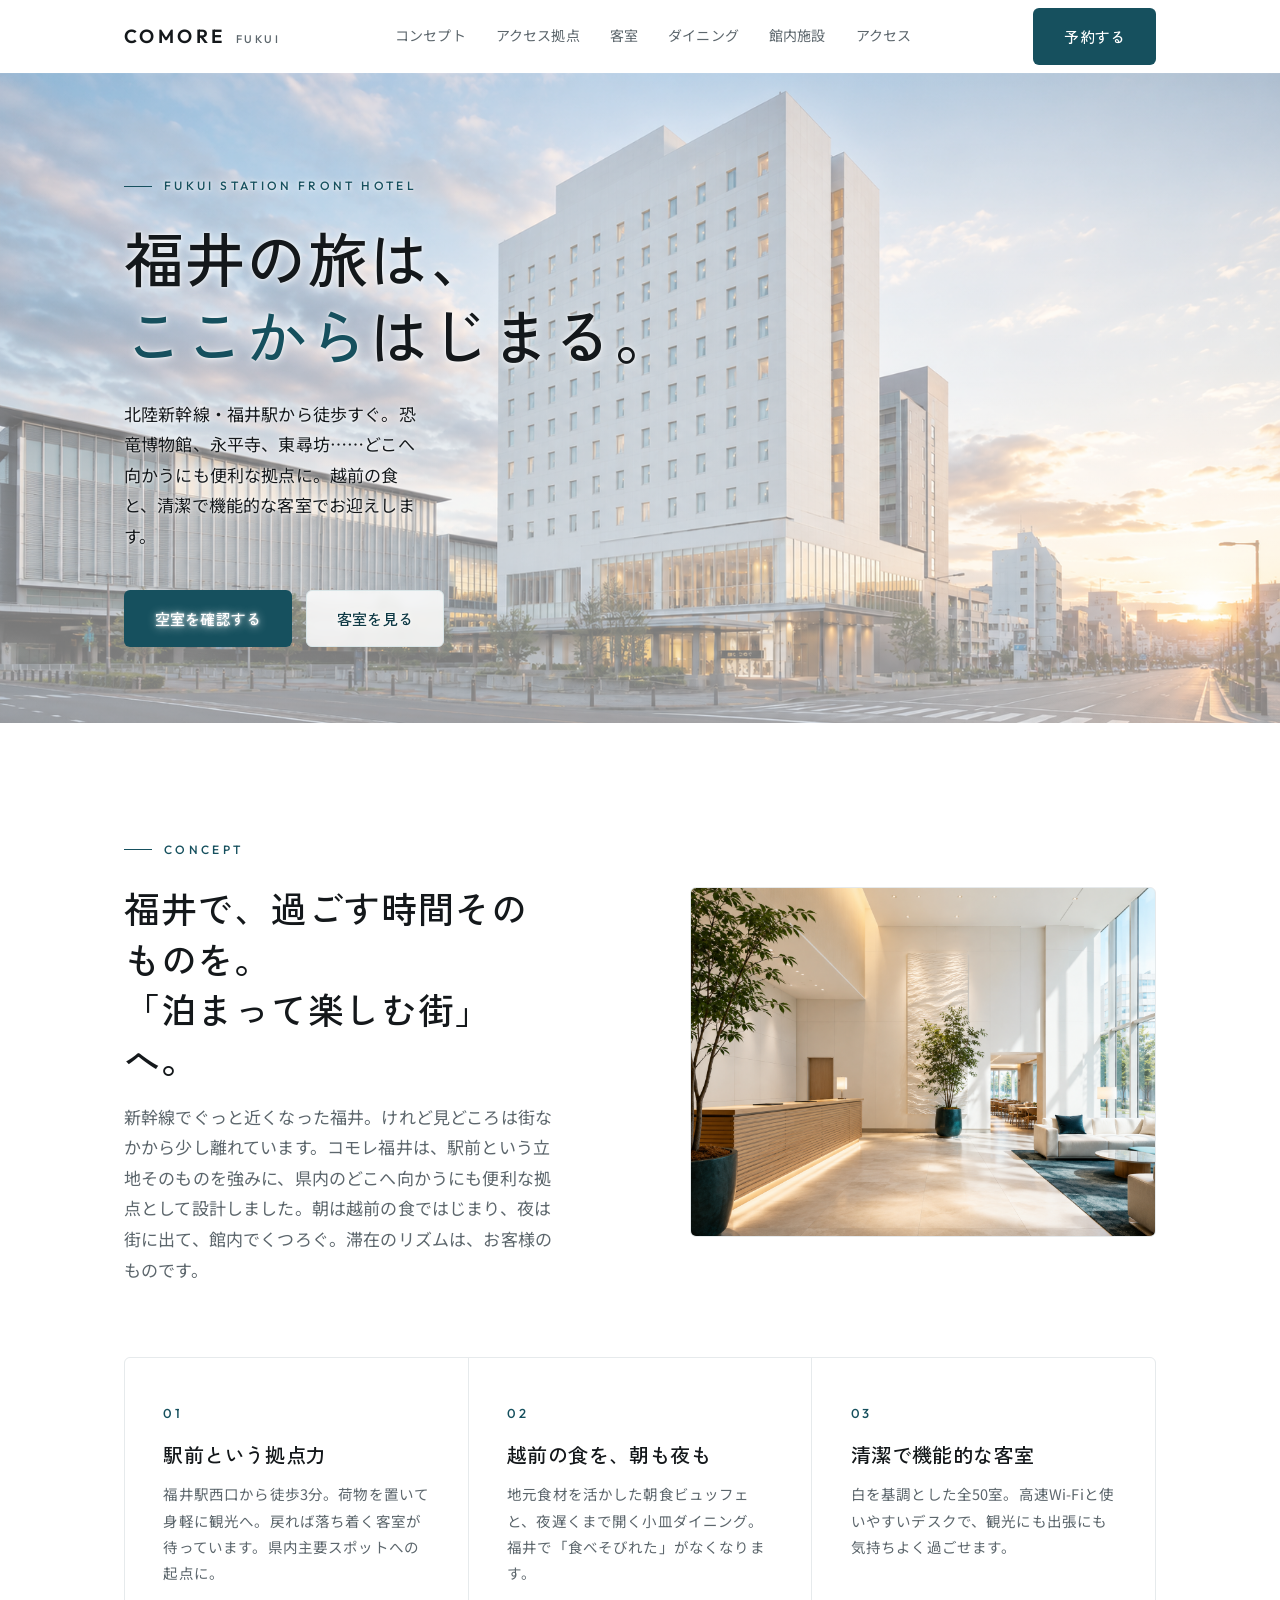
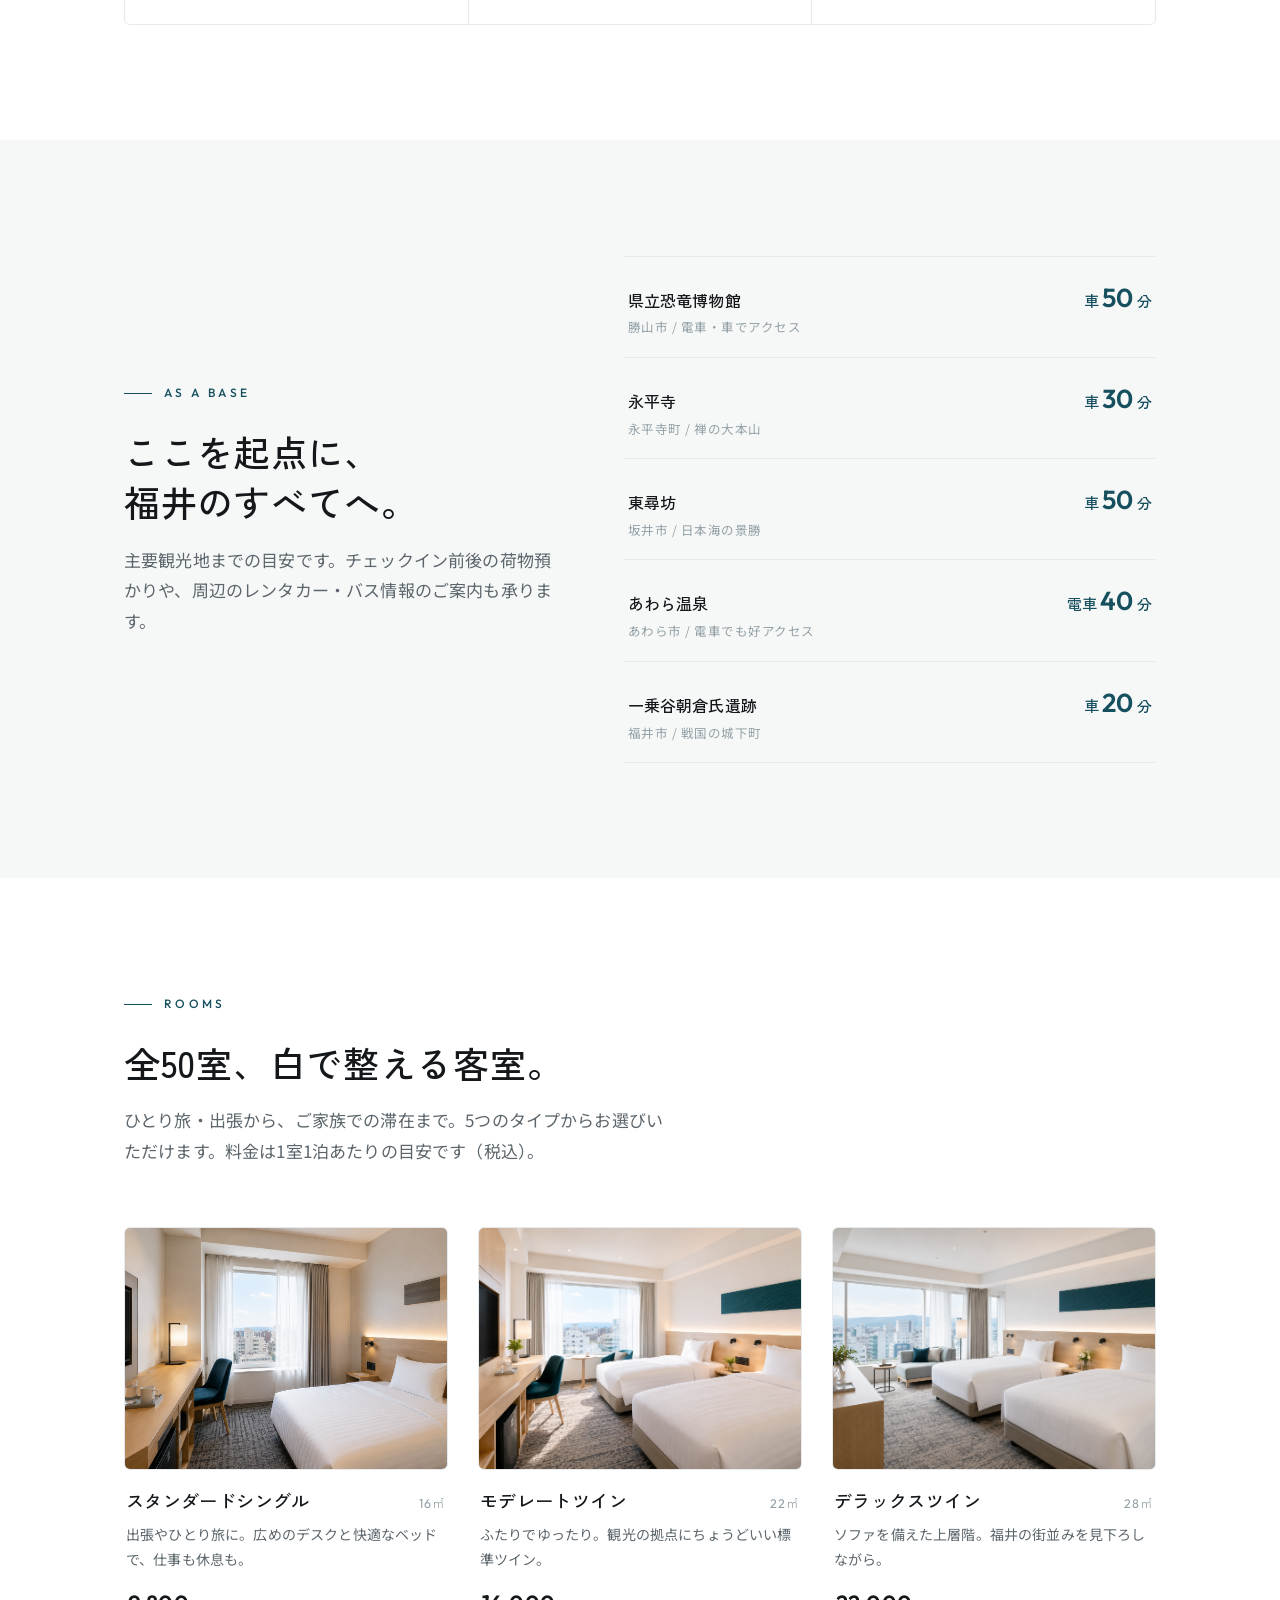
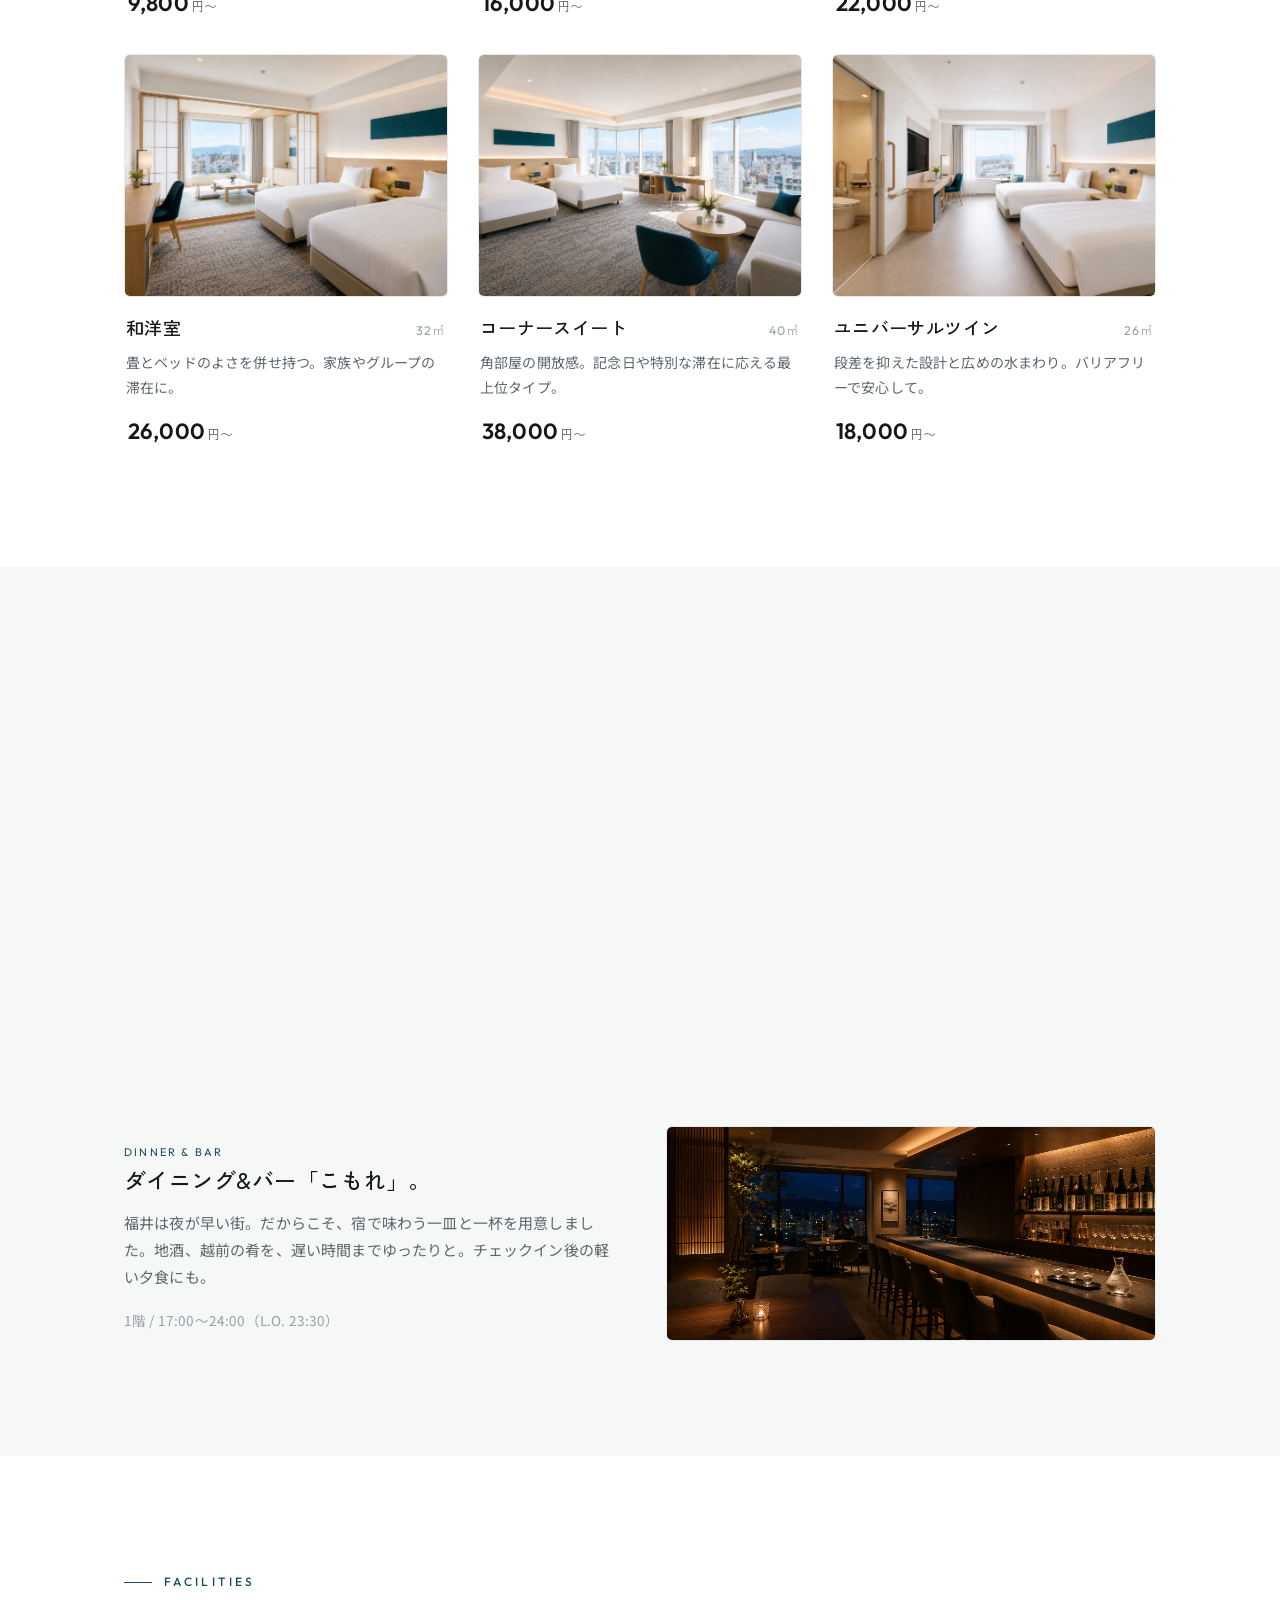
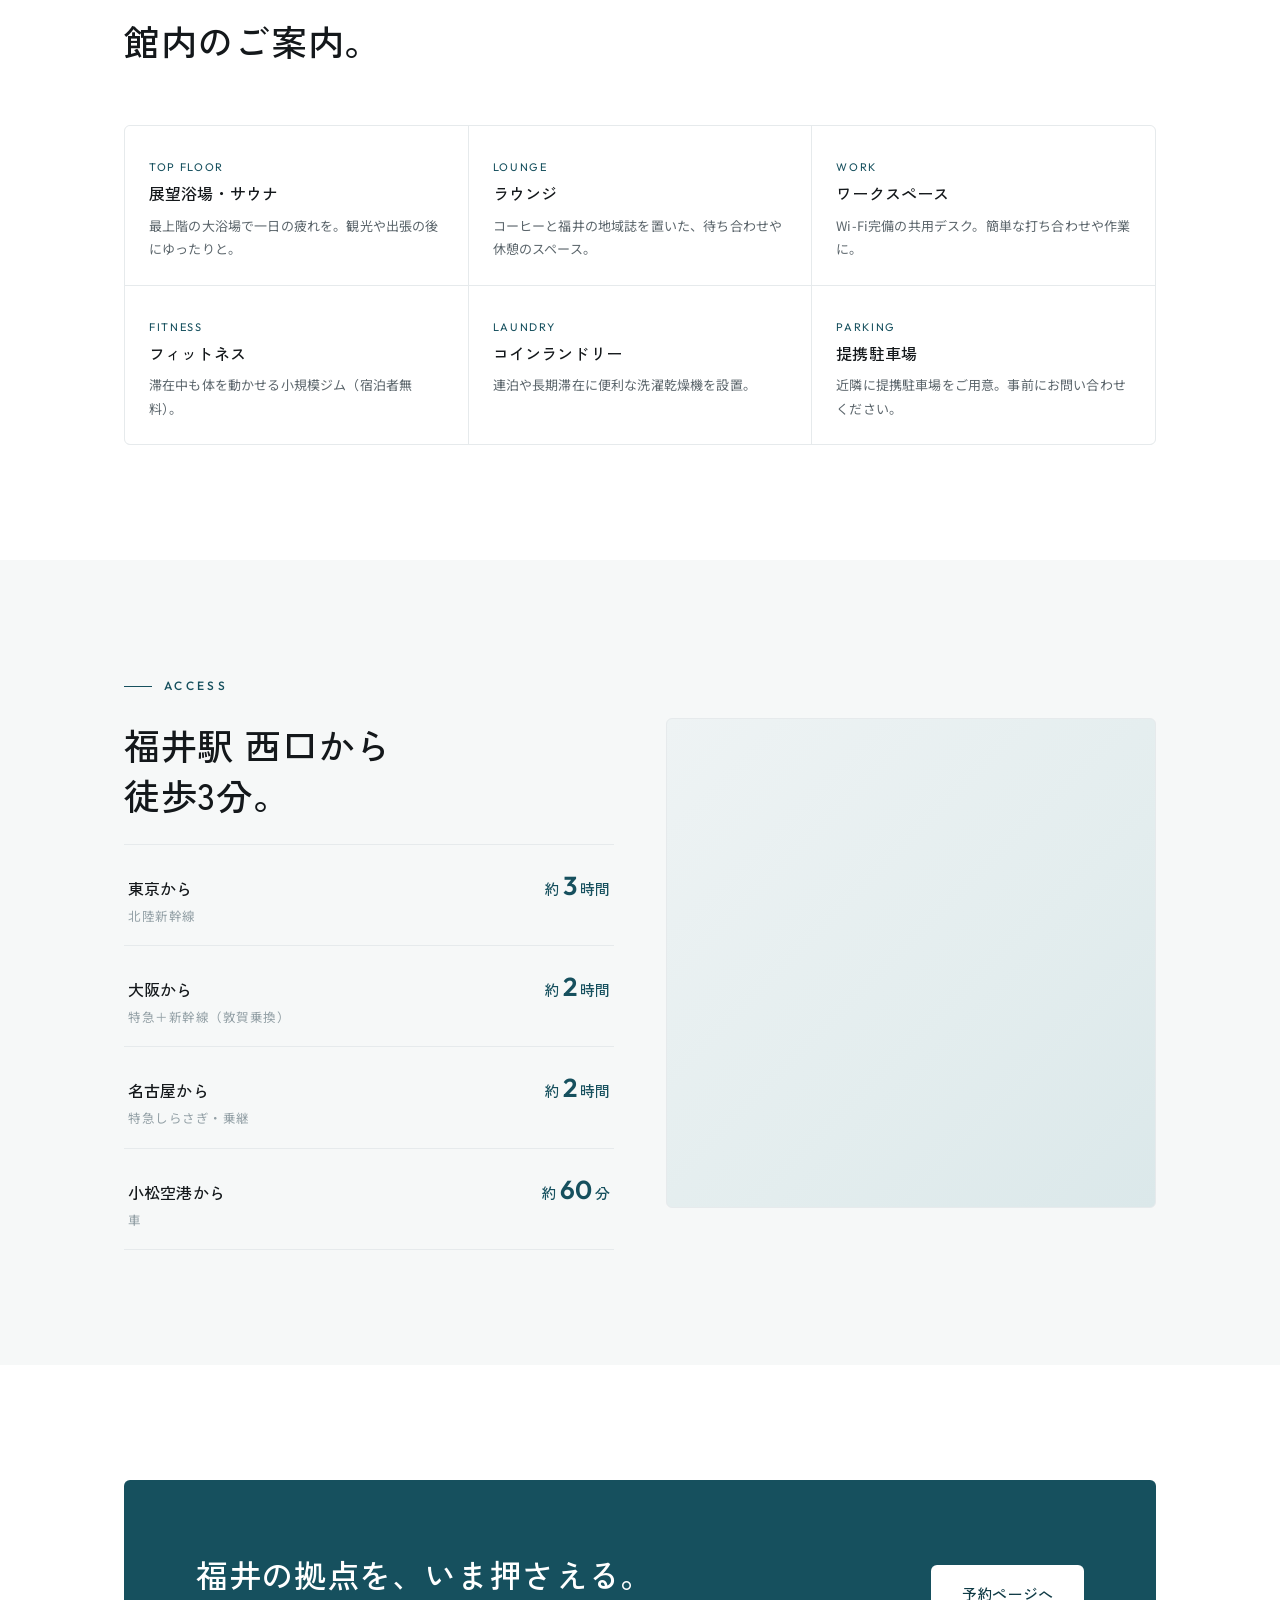
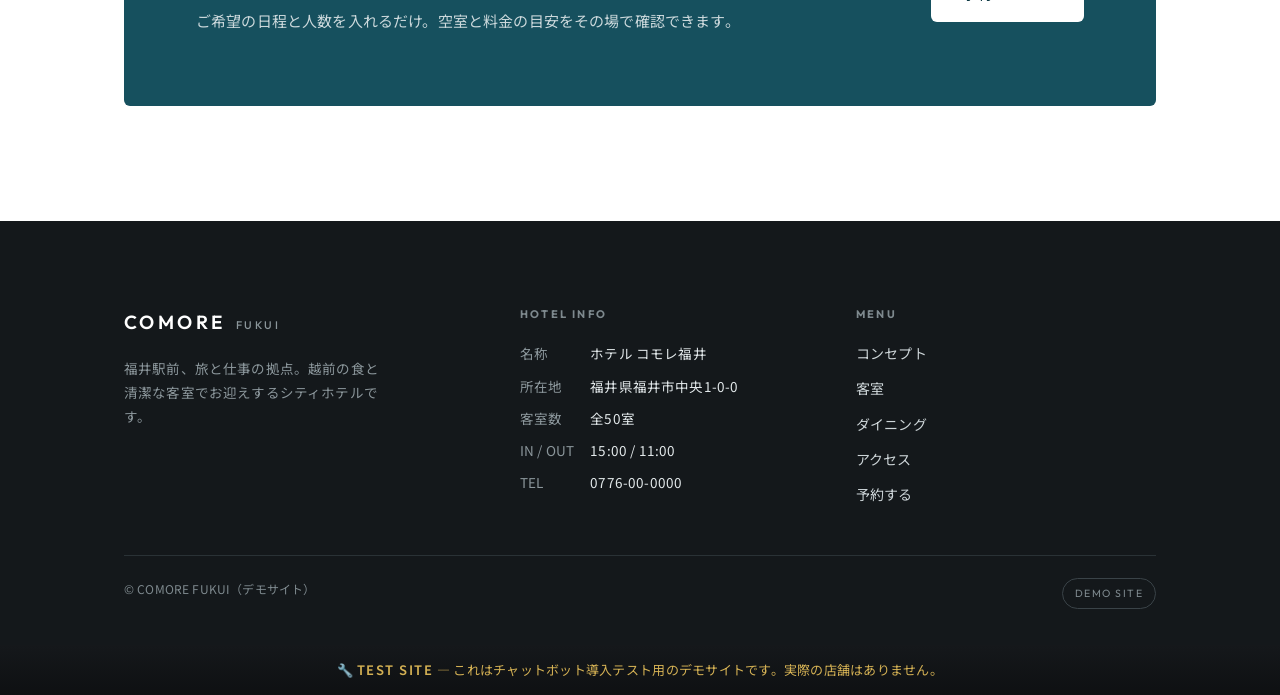
<file: index.html>
<!DOCTYPE html>
<html lang="ja">
<head>
<meta charset="UTF-8">
<meta name="viewport" content="width=device-width, initial-scale=1.0">
<title>ホテル コモレ福井 | 福井駅前、旅と仕事の拠点</title>
<meta name="description" content="北陸新幹線・福井駅前のシティホテル。越前の食と、清潔で機能的な客室で。福井観光とビジネスの拠点に。全50室。">
<link rel="stylesheet" href="style.css">
</head>
<body>

<!-- ===== NAV ===== -->
<header class="nav" id="nav">
  <div class="wrap nav__inner">
    <a class="brand" href="index.html">
      <b>COMORE</b><span>FUKUI</span>
    </a>
    <nav class="nav__links">
      <a href="#concept">コンセプト</a>
      <a href="#hub">アクセス拠点</a>
      <a href="#rooms">客室</a>
      <a href="#dining">ダイニング</a>
      <a href="#facility">館内施設</a>
      <a href="#access">アクセス</a>
    </nav>
    <a class="btn btn--primary nav__cta" href="reservation.html">予約する</a>
  </div>
</header>

<!-- ===== HERO ===== -->
<section class="hero">
  <div class="wrap hero__grid">
    <div class="hero__copy reveal">
      <p class="eyebrow">Fukui Station Front Hotel</p>
      <h1 class="hero__jp">福井の旅は、<br><span class="nowrap"><em>ここから</em>はじまる。</span></h1>
      <p class="hero__sub">北陸新幹線・福井駅から徒歩すぐ。恐竜博物館、永平寺、東尋坊……どこへ向かうにも便利な拠点に。越前の食と、清潔で機能的な客室でお迎えします。</p>
      <div class="hero__actions">
        <a class="btn btn--primary" href="reservation.html">空室を確認する</a>
        <a class="btn btn--ghost" href="#rooms">客室を見る</a>
      </div>
    </div>
    <div class="hero__media reveal" aria-hidden="true"></div>
  </div>
</section>

<!-- ===== CONCEPT ===== -->
<section class="section" id="concept">
  <div class="wrap">
    <div class="split reveal concept-split" style="align-items:center;margin-bottom:clamp(40px,6vw,72px)">
      <div class="concept__head" style="margin-bottom:0;max-width:48ch">
        <p class="eyebrow">Concept</p>
        <h2 class="h-sec">福井で、過ごす時間そのものを。<br>「泊まって楽しむ街」へ。</h2>
        <p class="lead-sub">新幹線でぐっと近くなった福井。けれど見どころは街なかから少し離れています。コモレ福井は、駅前という立地そのものを強みに、県内のどこへ向かうにも便利な拠点として設計しました。朝は越前の食ではじまり、夜は街に出て、館内でくつろぐ。滞在のリズムは、お客様のものです。</p>
      </div>
      <div class="split__media"><div class="ph ph--room"><img src="images/front.png" alt="フロント・ロビー" loading="lazy"></div></div>
    </div>

    <div class="pillars reveal">
      <div class="pillar">
        <span class="pillar__no">01</span>
        <h3>駅前という拠点力</h3>
        <p>福井駅西口から徒歩3分。荷物を置いて身軽に観光へ。戻れば落ち着く客室が待っています。県内主要スポットへの起点に。</p>
      </div>
      <div class="pillar">
        <span class="pillar__no">02</span>
        <h3>越前の食を、朝も夜も</h3>
        <p>地元食材を活かした朝食ビュッフェと、夜遅くまで開く小皿ダイニング。福井で「食べそびれた」がなくなります。</p>
      </div>
      <div class="pillar">
        <span class="pillar__no">03</span>
        <h3>清潔で機能的な客室</h3>
        <p>白を基調とした全50室。高速Wi-Fiと使いやすいデスクで、観光にも出張にも気持ちよく過ごせます。</p>
      </div>
    </div>
  </div>
</section>

<!-- ===== HUB / ACCESS SIGNATURE ===== -->
<section class="section section--soft" id="hub">
  <div class="wrap hub">
    <div class="reveal">
      <p class="eyebrow">As a Base</p>
      <h2 class="h-sec">ここを起点に、<br>福井のすべてへ。</h2>
      <p class="lead-sub">主要観光地までの目安です。チェックイン前後の荷物預かりや、周辺のレンタカー・バス情報のご案内も承ります。</p>
    </div>
    <div class="hub__list reveal">
      <div class="hub__row">
        <div class="place">県立恐竜博物館<small>勝山市 / 電車・車でアクセス</small></div>
        <div class="time">車 <b>50</b> 分</div>
      </div>
      <div class="hub__row">
        <div class="place">永平寺<small>永平寺町 / 禅の大本山</small></div>
        <div class="time">車 <b>30</b> 分</div>
      </div>
      <div class="hub__row">
        <div class="place">東尋坊<small>坂井市 / 日本海の景勝</small></div>
        <div class="time">車 <b>50</b> 分</div>
      </div>
      <div class="hub__row">
        <div class="place">あわら温泉<small>あわら市 / 電車でも好アクセス</small></div>
        <div class="time">電車 <b>40</b> 分</div>
      </div>
      <div class="hub__row">
        <div class="place">一乗谷朝倉氏遺跡<small>福井市 / 戦国の城下町</small></div>
        <div class="time">車 <b>20</b> 分</div>
      </div>
    </div>
  </div>
</section>

<!-- ===== ROOMS ===== -->
<section class="section" id="rooms">
  <div class="wrap">
    <div class="concept__head reveal">
      <p class="eyebrow">Rooms</p>
      <h2 class="h-sec">全50室、白で整える客室。</h2>
      <p class="lead-sub">ひとり旅・出張から、ご家族での滞在まで。5つのタイプからお選びいただけます。料金は1室1泊あたりの目安です（税込）。</p>
    </div>

    <div class="rooms reveal">
      <article class="room">
        <div class="ph ph--room"><img src="images/room-single.png" alt="スタンダードシングル" loading="lazy"></div>
        <div class="room__body">
          <div class="room__top"><h3>スタンダードシングル</h3><span class="size">16㎡</span></div>
          <p>出張やひとり旅に。広めのデスクと快適なベッドで、仕事も休息も。</p>
          <div class="price"><b>9,800</b>円〜</div>
        </div>
      </article>
      <article class="room">
        <div class="ph ph--room"><img src="images/room-twin.png" alt="モデレートツイン" loading="lazy"></div>
        <div class="room__body">
          <div class="room__top"><h3>モデレートツイン</h3><span class="size">22㎡</span></div>
          <p>ふたりでゆったり。観光の拠点にちょうどいい標準ツイン。</p>
          <div class="price"><b>16,000</b>円〜</div>
        </div>
      </article>
      <article class="room">
        <div class="ph ph--room"><img src="images/room-deluxe.png" alt="デラックスツイン" loading="lazy"></div>
        <div class="room__body">
          <div class="room__top"><h3>デラックスツイン</h3><span class="size">28㎡</span></div>
          <p>ソファを備えた上層階。福井の街並みを見下ろしながら。</p>
          <div class="price"><b>22,000</b>円〜</div>
        </div>
      </article>
      <article class="room">
        <div class="ph ph--room"><img src="images/room-washitsu.png" alt="和洋室" loading="lazy"></div>
        <div class="room__body">
          <div class="room__top"><h3>和洋室</h3><span class="size">32㎡</span></div>
          <p>畳とベッドのよさを併せ持つ。家族やグループの滞在に。</p>
          <div class="price"><b>26,000</b>円〜</div>
        </div>
      </article>
      <article class="room">
        <div class="ph ph--room"><img src="images/room-suite.png" alt="コーナースイート" loading="lazy"></div>
        <div class="room__body">
          <div class="room__top"><h3>コーナースイート</h3><span class="size">40㎡</span></div>
          <p>角部屋の開放感。記念日や特別な滞在に応える最上位タイプ。</p>
          <div class="price"><b>38,000</b>円〜</div>
        </div>
      </article>
      <article class="room">
        <div class="ph ph--room"><img src="images/room-universal.png" alt="ユニバーサルツイン" loading="lazy"></div>
        <div class="room__body">
          <div class="room__top"><h3>ユニバーサルツイン</h3><span class="size">26㎡</span></div>
          <p>段差を抑えた設計と広めの水まわり。バリアフリーで安心して。</p>
          <div class="price"><b>18,000</b>円〜</div>
        </div>
      </article>
    </div>
  </div>
</section>

<!-- ===== DINING ===== -->
<section class="section section--soft" id="dining">
  <div class="wrap" style="margin-bottom:clamp(40px,6vw,72px)">
    <div class="concept__head reveal" style="margin-bottom:0">
      <p class="eyebrow">Dining</p>
      <h2 class="h-sec">越前の食を、朝と夜に。</h2>
    </div>
  </div>

  <div class="wrap split reveal" style="margin-bottom:clamp(36px,5vw,64px)">
    <div class="split__media"><div class="ph ph--wide"><img src="images/breakfast.png" alt="朝食ビュッフェ" loading="lazy"></div></div>
    <div class="dine-card">
      <span class="tag">Breakfast</span>
      <h3>朝食ビュッフェで、越前の朝を。</h3>
      <p>越前そば、焼き魚、地元の旬菜。福井の食材を集めたビュッフェで、朝の一日をはじめてください。和洋どちらもご用意しています。</p>
      <p class="meta">2階レストラン / 6:30〜10:00（L.O. 9:30）</p>
    </div>
  </div>

  <div class="wrap split split--reverse reveal">
    <div class="split__media"><div class="ph ph--wide"><img src="images/bar.png" alt="ダイニング＆バー" loading="lazy"></div></div>
    <div class="dine-card">
      <span class="tag">Dinner &amp; Bar</span>
      <h3>ダイニング&amp;バー「こもれ」。</h3>
      <p>福井は夜が早い街。だからこそ、宿で味わう一皿と一杯を用意しました。地酒、越前の肴を、遅い時間までゆったりと。チェックイン後の軽い夕食にも。</p>
      <p class="meta">1階 / 17:00〜24:00（L.O. 23:30）</p>
    </div>
  </div>
</section>

<!-- ===== FACILITY ===== -->
<section class="section" id="facility">
  <div class="wrap">
    <div class="concept__head reveal">
      <p class="eyebrow">Facilities</p>
      <h2 class="h-sec">館内のご案内。</h2>
    </div>
    <div class="facils reveal">
      <div class="facil"><span class="fl">Top Floor</span><h4>展望浴場・サウナ</h4><p>最上階の大浴場で一日の疲れを。観光や出張の後にゆったりと。</p></div>
      <div class="facil"><span class="fl">Lounge</span><h4>ラウンジ</h4><p>コーヒーと福井の地域誌を置いた、待ち合わせや休憩のスペース。</p></div>
      <div class="facil"><span class="fl">Work</span><h4>ワークスペース</h4><p>Wi-Fi完備の共用デスク。簡単な打ち合わせや作業に。</p></div>
      <div class="facil"><span class="fl">Fitness</span><h4>フィットネス</h4><p>滞在中も体を動かせる小規模ジム（宿泊者無料）。</p></div>
      <div class="facil"><span class="fl">Laundry</span><h4>コインランドリー</h4><p>連泊や長期滞在に便利な洗濯乾燥機を設置。</p></div>
      <div class="facil"><span class="fl">Parking</span><h4>提携駐車場</h4><p>近隣に提携駐車場をご用意。事前にお問い合わせください。</p></div>
    </div>
  </div>
</section>

<!-- ===== ACCESS ===== -->
<section class="section section--soft" id="access">
  <div class="wrap split">
    <div class="reveal">
      <p class="eyebrow">Access</p>
      <h2 class="h-sec">福井駅 西口から<br>徒歩3分。</h2>
      <div class="hub__list" style="margin-top:24px">
        <div class="hub__row"><div class="place">東京から<small>北陸新幹線</small></div><div class="time">約 <b>3</b> 時間</div></div>
        <div class="hub__row"><div class="place">大阪から<small>特急＋新幹線（敦賀乗換）</small></div><div class="time">約 <b>2</b> 時間</div></div>
        <div class="hub__row"><div class="place">名古屋から<small>特急しらさぎ・乗継</small></div><div class="time">約 <b>2</b> 時間</div></div>
        <div class="hub__row"><div class="place">小松空港から<small>車</small></div><div class="time">約 <b>60</b> 分</div></div>
      </div>
    </div>
    <div class="reveal"><div class="ph ph--square"><iframe title="ホテル コモレ福井 周辺地図（福井駅）" src="https://maps.google.com/maps?q=%E7%A6%8F%E4%BA%95%E9%A7%85&z=15&output=embed" loading="lazy" allowfullscreen referrerpolicy="no-referrer-when-downgrade"></iframe></div></div>
  </div>
</section>

<!-- ===== CTA ===== -->
<section class="section">
  <div class="wrap">
    <div class="cta-band reveal">
      <div class="cta-band__inner">
        <div>
          <h2>福井の拠点を、いま押さえる。</h2>
          <p>ご希望の日程と人数を入れるだけ。空室と料金の目安をその場で確認できます。</p>
        </div>
        <a class="btn btn--primary" href="reservation.html">予約ページへ</a>
      </div>
    </div>
  </div>
</section>

<!-- ===== FOOTER ===== -->
<footer class="foot">
  <div class="wrap">
    <div class="foot__grid">
      <div>
        <a class="brand" href="index.html"><b>COMORE</b><span>FUKUI</span></a>
        <p class="foot__tag">福井駅前、旅と仕事の拠点。越前の食と清潔な客室でお迎えするシティホテルです。</p>
      </div>
      <div>
        <h5>Hotel Info</h5>
        <dl>
          <dt>名称</dt><dd>ホテル コモレ福井</dd>
          <dt>所在地</dt><dd>福井県福井市中央1-0-0</dd>
          <dt>客室数</dt><dd>全50室</dd>
          <dt>IN / OUT</dt><dd>15:00 / 11:00</dd>
          <dt>TEL</dt><dd>0776-00-0000</dd>
        </dl>
      </div>
      <div>
        <h5>Menu</h5>
        <div class="foot__links">
          <a href="#concept">コンセプト</a>
          <a href="#rooms">客室</a>
          <a href="#dining">ダイニング</a>
          <a href="#access">アクセス</a>
          <a href="reservation.html">予約する</a>
        </div>
      </div>
    </div>
    <div class="foot__bottom">
      <span>© COMORE FUKUI（デモサイト）</span>
      <span class="demo-pill">Demo Site</span>
    </div>
  </div>
</footer>

<div class="test-banner">🔧 <b>TEST SITE</b> — これはチャットボット導入テスト用のデモサイトです。実際の店舗はありません。</div>

<script>
  // nav shadow on scroll
  const nav = document.getElementById('nav');
  const onScroll = () => nav.classList.toggle('is-scrolled', window.scrollY > 8);
  onScroll(); window.addEventListener('scroll', onScroll, {passive:true});

  // scroll reveal
  const io = new IntersectionObserver((entries) => {
    entries.forEach(e => { if (e.isIntersecting){ e.target.classList.add('in'); io.unobserve(e.target);} });
  }, {threshold:.12, rootMargin:'0px 0px -40px 0px'});
  document.querySelectorAll('.reveal').forEach(el => io.observe(el));
</script>

<!-- LIENS BOT チャットウィジェット -->
<script>
  (function() {
    var script = document.createElement('script');
    script.src = 'https://app.liens-web.com/widget.js?v=' + Date.now();
    script.setAttribute('data-bot-id', 'cmqjeu42h002v5d01hby0ckvb');
    script.setAttribute('data-api-url', 'https://app.liens-web.com');
    script.setAttribute('data-color', '#4F46E5');
    script.setAttribute('data-position', 'bottom-right');
    script.defer = true;
    document.head.appendChild(script);
  })();
</script>
</body>
</html>
</file>
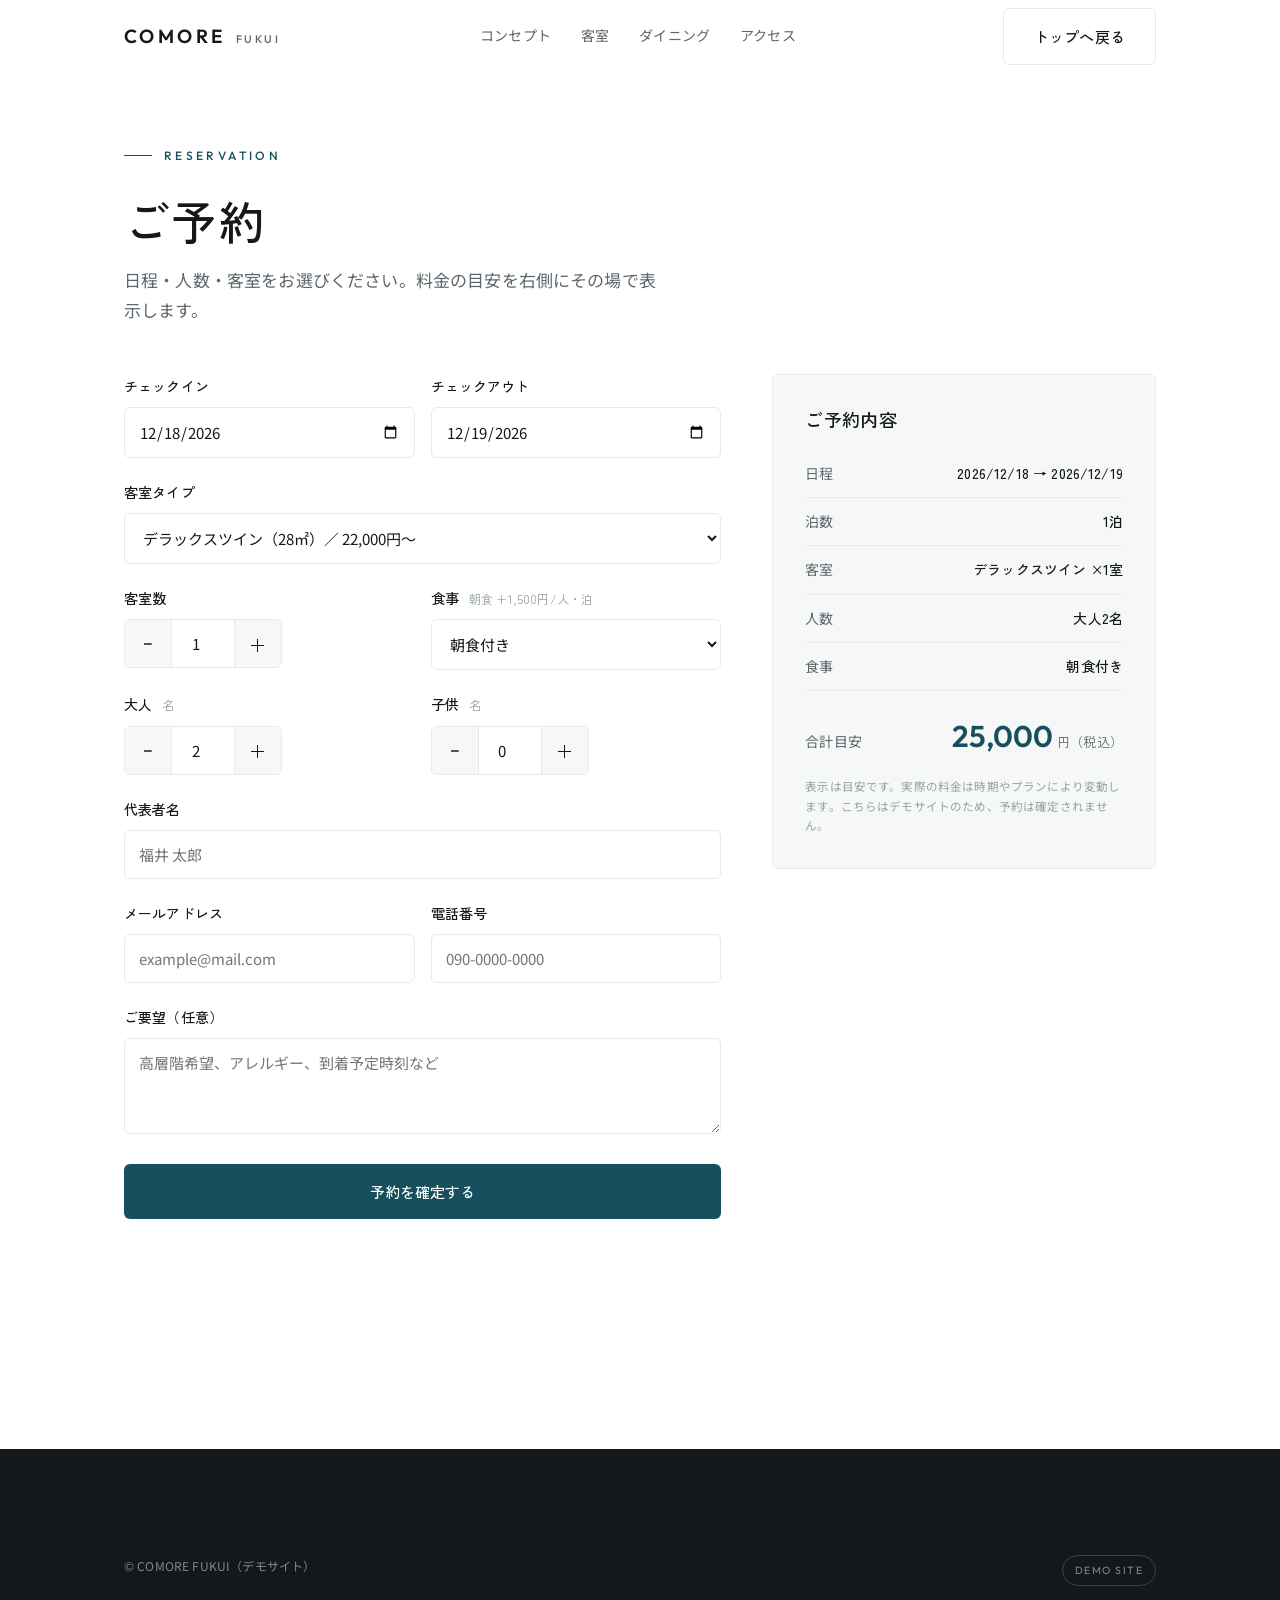
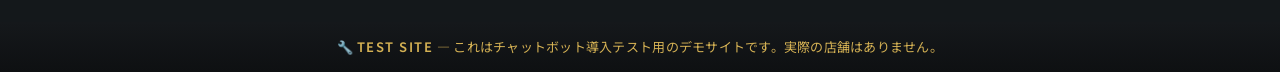
<file: reservation.html>
<!DOCTYPE html>
<html lang="ja">
<head>
<meta charset="UTF-8">
<meta name="viewport" content="width=device-width, initial-scale=1.0">
<title>ご予約 | ホテル コモレ福井</title>
<meta name="description" content="ホテル コモレ福井のご予約。日程・人数・客室タイプを選んで、料金の目安をその場で確認できます。">
<link rel="stylesheet" href="style.css">
<style>
  .resv-hero{padding:clamp(40px,6vw,72px) 0 0}
  .resv-grid{display:grid;grid-template-columns:1.4fr .9fr;gap:clamp(28px,4vw,56px);align-items:start;padding-bottom:clamp(64px,9vw,120px)}

  .field{margin-bottom:22px}
  .field > label{display:block;font-family:var(--jp);font-weight:500;font-size:14px;margin-bottom:8px}
  .field .hint{color:var(--ink-faint);font-size:12px;font-weight:400;margin-left:6px}
  .row2{display:grid;grid-template-columns:1fr 1fr;gap:16px}
  input,select,textarea{
    width:100%;font-family:var(--jp-body);font-size:15px;color:var(--ink);
    padding:13px 14px;border:1px solid var(--line);border-radius:var(--radius);background:#fff;
    transition:border-color .2s ease,box-shadow .2s ease;
  }
  input:focus,select:focus,textarea:focus{outline:none;border-color:var(--accent);box-shadow:0 0 0 3px var(--accent-soft)}
  textarea{resize:vertical;min-height:96px}
  .stepper{display:flex;align-items:stretch;border:1px solid var(--line);border-radius:var(--radius);overflow:hidden;width:max-content}
  .stepper button{width:46px;border:0;background:var(--bg-soft);font-family:var(--num);font-size:18px;cursor:pointer;color:var(--ink);transition:background .2s}
  .stepper button:hover{background:var(--accent-soft)}
  .stepper input{width:64px;text-align:center;border:0;border-left:1px solid var(--line);border-right:1px solid var(--line);border-radius:0}
  .stepper input:focus{box-shadow:none}

  .summary{position:sticky;top:96px;border:1px solid var(--line);border-radius:var(--radius);padding:clamp(24px,3vw,32px);background:var(--bg-soft)}
  .summary h3{font-family:var(--jp);font-weight:500;font-size:18px;margin-bottom:18px}
  .sumrow{display:flex;justify-content:space-between;gap:14px;padding:11px 0;border-bottom:1px solid var(--line);font-size:14px}
  .sumrow span:first-child{color:var(--ink-soft)}
  .sumrow span:last-child{font-family:var(--jp);font-weight:500;text-align:right}
  .sumtotal{display:flex;justify-content:space-between;align-items:baseline;margin-top:18px}
  .sumtotal .lbl{font-size:14px;color:var(--ink-soft)}
  .sumtotal .val{font-family:var(--num);font-weight:600;font-size:30px;color:var(--accent)}
  .sumtotal .val small{font-family:var(--jp);font-size:13px;font-weight:400;color:var(--ink-soft);margin-left:4px}
  .summary .note{font-size:11.5px;color:var(--ink-faint);margin-top:14px;line-height:1.7}

  .err{color:#b4453a;font-size:13px;margin-top:6px;display:none}
  .err.show{display:block}

  /* confirmation */
  .confirm{display:none;border:1px solid var(--accent-soft);background:linear-gradient(180deg,var(--bg-tint),#fff);border-radius:var(--radius);padding:clamp(28px,4vw,44px)}
  .confirm.show{display:block;animation:rise .5s ease both}
  @keyframes rise{from{opacity:0;transform:translateY(14px)}to{opacity:1;transform:none}}
  .confirm .mark{width:46px;height:46px;border-radius:50%;background:var(--accent);color:#fff;display:flex;align-items:center;justify-content:center;font-size:22px;margin-bottom:18px}
  .confirm h2{font-family:var(--jp);font-weight:500;font-size:24px;margin-bottom:8px}
  .confirm p{color:var(--ink-soft);font-size:14.5px}
  .confirm .resno{font-family:var(--num);letter-spacing:.12em;font-weight:600;font-size:18px;color:var(--accent);margin:18px 0;padding:12px 16px;background:#fff;border:1px dashed var(--accent-soft);border-radius:var(--radius);display:inline-block}
  .confirm dl{display:grid;grid-template-columns:auto 1fr;gap:8px 18px;font-size:14px;margin:18px 0 24px}
  .confirm dt{color:var(--ink-soft)}
  .confirm dd{font-family:var(--jp);font-weight:500}

  @media (max-width:880px){
    .resv-grid{grid-template-columns:1fr}
    .summary{position:static}
  }
</style>
</head>
<body>

<!-- ===== NAV ===== -->
<header class="nav" id="nav">
  <div class="wrap nav__inner">
    <a class="brand" href="index.html"><b>COMORE</b><span>FUKUI</span></a>
    <nav class="nav__links">
      <a href="index.html#concept">コンセプト</a>
      <a href="index.html#rooms">客室</a>
      <a href="index.html#dining">ダイニング</a>
      <a href="index.html#access">アクセス</a>
    </nav>
    <a class="btn btn--ghost nav__cta" href="index.html">トップへ戻る</a>
  </div>
</header>

<!-- ===== RESERVATION ===== -->
<section class="hero resv-hero">
  <div class="wrap">
    <p class="eyebrow">Reservation</p>
    <h1 class="h-lead">ご予約</h1>
    <p class="lead-sub" style="margin-top:14px">日程・人数・客室をお選びください。料金の目安を右側にその場で表示します。</p>
  </div>
</section>

<section class="section" style="padding-top:clamp(32px,4vw,48px)">
  <div class="wrap resv-grid">

    <!-- form -->
    <div id="form-area">
      <div class="row2">
        <div class="field">
          <label for="checkin">チェックイン</label>
          <input type="date" id="checkin">
        </div>
        <div class="field">
          <label for="checkout">チェックアウト</label>
          <input type="date" id="checkout">
        </div>
      </div>
      <p class="err" id="err-date">チェックアウトはチェックインより後の日付をお選びください。</p>

      <div class="field">
        <label for="roomtype">客室タイプ</label>
        <select id="roomtype">
          <option value="9800">スタンダードシングル（16㎡）／ 9,800円〜</option>
          <option value="16000">モデレートツイン（22㎡）／ 16,000円〜</option>
          <option value="18000">ユニバーサルツイン（26㎡）／ 18,000円〜</option>
          <option value="22000" selected>デラックスツイン（28㎡）／ 22,000円〜</option>
          <option value="26000">和洋室（32㎡）／ 26,000円〜</option>
          <option value="38000">コーナースイート（40㎡）／ 38,000円〜</option>
        </select>
      </div>

      <div class="row2">
        <div class="field">
          <label>客室数</label>
          <div class="stepper">
            <button type="button" data-step="rooms" data-d="-1">−</button>
            <input type="number" id="rooms" value="1" min="1" max="10" readonly>
            <button type="button" data-step="rooms" data-d="1">＋</button>
          </div>
        </div>
        <div class="field">
          <label>食事 <span class="hint">朝食 +1,500円/人・泊</span></label>
          <select id="meal">
            <option value="1" selected>朝食付き</option>
            <option value="0">素泊まり</option>
          </select>
        </div>
      </div>

      <div class="row2">
        <div class="field">
          <label>大人 <span class="hint">名</span></label>
          <div class="stepper">
            <button type="button" data-step="adults" data-d="-1">−</button>
            <input type="number" id="adults" value="2" min="1" max="20" readonly>
            <button type="button" data-step="adults" data-d="1">＋</button>
          </div>
        </div>
        <div class="field">
          <label>子供 <span class="hint">名</span></label>
          <div class="stepper">
            <button type="button" data-step="children" data-d="-1">−</button>
            <input type="number" id="children" value="0" min="0" max="20" readonly>
            <button type="button" data-step="children" data-d="1">＋</button>
          </div>
        </div>
      </div>

      <div class="field">
        <label for="name">代表者名</label>
        <input type="text" id="name" placeholder="福井 太郎" autocomplete="name">
        <p class="err" id="err-name">お名前をご入力ください。</p>
      </div>

      <div class="row2">
        <div class="field">
          <label for="email">メールアドレス</label>
          <input type="email" id="email" placeholder="example@mail.com" autocomplete="email">
          <p class="err" id="err-email">メールアドレスの形式をご確認ください。</p>
        </div>
        <div class="field">
          <label for="tel">電話番号</label>
          <input type="tel" id="tel" placeholder="090-0000-0000" autocomplete="tel">
        </div>
      </div>

      <div class="field">
        <label for="req">ご要望（任意）</label>
        <textarea id="req" placeholder="高層階希望、アレルギー、到着予定時刻など"></textarea>
      </div>

      <button class="btn btn--primary btn--block" type="button" id="submit" style="padding:16px">予約を確定する</button>
    </div>

    <!-- summary / confirmation -->
    <div>
      <div class="summary" id="summary">
        <h3>ご予約内容</h3>
        <div class="sumrow"><span>日程</span><span id="s-dates">未選択</span></div>
        <div class="sumrow"><span>泊数</span><span id="s-nights">ー</span></div>
        <div class="sumrow"><span>客室</span><span id="s-room">デラックスツイン ×1室</span></div>
        <div class="sumrow"><span>人数</span><span id="s-guests">大人2名</span></div>
        <div class="sumrow"><span>食事</span><span id="s-meal">朝食付き</span></div>
        <div class="sumtotal">
          <span class="lbl">合計目安</span>
          <span class="val"><span id="s-total">0</span><small>円（税込）</small></span>
        </div>
        <p class="note">表示は目安です。実際の料金は時期やプランにより変動します。こちらはデモサイトのため、予約は確定されません。</p>
      </div>

      <div class="confirm" id="confirm">
        <div class="mark">✓</div>
        <h2>仮予約を承りました。</h2>
        <p>確認のご連絡を差し上げます。下記の予約番号をお控えください。</p>
        <div class="resno" id="c-no">COM-000000</div>
        <dl>
          <dt>日程</dt><dd id="c-dates"></dd>
          <dt>客室</dt><dd id="c-room"></dd>
          <dt>人数</dt><dd id="c-guests"></dd>
          <dt>合計目安</dt><dd id="c-total"></dd>
        </dl>
        <p class="note" style="color:var(--ink-faint);font-size:12px;margin-bottom:18px">※ これはデモサイトです。実際の予約・課金・送信は行われません。</p>
        <button class="btn btn--ghost" type="button" id="again">入力に戻る</button>
      </div>
    </div>

  </div>
</section>

<footer class="foot">
  <div class="wrap">
    <div class="foot__bottom" style="margin-top:0;border-top:0">
      <span>© COMORE FUKUI（デモサイト）</span>
      <span class="demo-pill">Demo Site</span>
    </div>
  </div>
</footer>

<div class="test-banner">🔧 <b>TEST SITE</b> — これはチャットボット導入テスト用のデモサイトです。実際の店舗はありません。</div>

<script>
  const nav = document.getElementById('nav');
  const onScroll = () => nav.classList.toggle('is-scrolled', window.scrollY > 8);
  onScroll(); window.addEventListener('scroll', onScroll, {passive:true});

  const $ = id => document.getElementById(id);
  const roomNames = {
    "9800":"スタンダードシングル","16000":"モデレートツイン","18000":"ユニバーサルツイン",
    "22000":"デラックスツイン","26000":"和洋室","38000":"コーナースイート"
  };
  const yen = n => n.toLocaleString('ja-JP');

  // steppers
  document.querySelectorAll('.stepper button').forEach(b=>{
    b.addEventListener('click', ()=>{
      const t = $(b.dataset.step);
      const min = +t.min, max = +t.max;
      let v = (+t.value) + (+b.dataset.d);
      v = Math.max(min, Math.min(max, v));
      t.value = v; update();
    });
  });

  function nights(){
    const ci = $('checkin').value, co = $('checkout').value;
    if(!ci || !co) return 0;
    const d = (new Date(co) - new Date(ci)) / 86400000;
    return d > 0 ? d : 0;
  }

  function update(){
    const n = nights();
    const rate = +$('roomtype').value;
    const rooms = +$('rooms').value;
    const adults = +$('adults').value;
    const children = +$('children').value;
    const meal = +$('meal').value;

    // dates label
    const ci = $('checkin').value, co = $('checkout').value;
    $('s-dates').textContent = (ci && co) ? `${ci.replaceAll('-','/')} → ${co.replaceAll('-','/')}` : '未選択';
    $('s-nights').textContent = n ? `${n}泊` : 'ー';
    $('s-room').textContent = `${roomNames[$('roomtype').value]} ×${rooms}室`;
    $('s-guests').textContent = `大人${adults}名` + (children ? ` / 子供${children}名` : '');
    $('s-meal').textContent = meal ? '朝食付き' : '素泊まり';

    const roomCost = rate * rooms * n;
    const mealCost = meal ? 1500 * adults * n : 0;
    const total = roomCost + mealCost;
    $('s-total').textContent = yen(total);
    return {n, rate, rooms, adults, children, meal, total, ci, co};
  }

  ['checkin','checkout','roomtype','meal','adults','children','rooms'].forEach(id=>{
    $(id).addEventListener('change', update);
  });

  // default dates: today+14 / +15
  (function presetDates(){
    const f = d => d.toISOString().slice(0,10);
    const a = new Date(); a.setDate(a.getDate()+14);
    const b = new Date(); b.setDate(b.getDate()+15);
    $('checkin').value = f(a); $('checkout').value = f(b);
    $('checkin').min = f(new Date());
    update();
  })();

  function showErr(id,on){ $(id).classList.toggle('show', on); }

  $('submit').addEventListener('click', ()=>{
    const s = update();
    let ok = true;
    showErr('err-date', false); showErr('err-name', false); showErr('err-email', false);

    if(s.n <= 0){ showErr('err-date', true); ok = false; }
    if(!$('name').value.trim()){ showErr('err-name', true); ok = false; }
    const em = $('email').value.trim();
    if(!/^[^@\s]+@[^@\s]+\.[^@\s]+$/.test(em)){ showErr('err-email', true); ok = false; }
    if(!ok){ document.querySelector('.err.show')?.scrollIntoView({behavior:'smooth',block:'center'}); return; }

    // build confirmation
    const no = 'COM-' + String(Math.floor(100000 + Math.random()*900000));
    $('c-no').textContent = no;
    $('c-dates').textContent = `${s.ci.replaceAll('-','/')} → ${s.co.replaceAll('-','/')}（${s.n}泊）`;
    $('c-room').textContent = `${roomNames[String(s.rate)]} ×${s.rooms}室`;
    $('c-guests').textContent = `大人${s.adults}名` + (s.children ? ` / 子供${s.children}名` : '');
    $('c-total').textContent = `${yen(s.total)}円（税込・目安）`;

    $('form-area').style.display = 'none';
    $('summary').style.display = 'none';
    const c = $('confirm'); c.classList.add('show');
    window.scrollTo({top:0, behavior:'smooth'});
  });

  $('again').addEventListener('click', ()=>{
    $('confirm').classList.remove('show');
    $('form-area').style.display = '';
    $('summary').style.display = '';
  });
</script>

<!-- LIENS BOT チャットウィジェット -->
<script>
  (function() {
    var script = document.createElement('script');
    script.src = 'https://app.liens-web.com/widget.js?v=' + Date.now();
    script.setAttribute('data-bot-id', 'cmqjeu42h002v5d01hby0ckvb');
    script.setAttribute('data-api-url', 'https://app.liens-web.com');
    script.setAttribute('data-color', '#4F46E5');
    script.setAttribute('data-position', 'bottom-right');
    script.defer = true;
    document.head.appendChild(script);
  })();
</script>
</body>
</html>
</file>
<file: style.css>
/* =========================================================
   HOTEL COMORE FUKUI  -  shared styles
   White-based, clean, sans-serif (no mincho/serif)
   ========================================================= */

@import url('https://fonts.googleapis.com/css2?family=Zen+Kaku+Gothic+New:wght@300;400;500;700&family=Noto+Sans+JP:wght@300;400;500;700&family=Outfit:wght@300;400;500;600&display=swap');

:root{
  --bg:#ffffff;
  --bg-soft:#f6f8f8;
  --bg-tint:#eef3f4;
  --ink:#14181b;
  --ink-soft:#5c666c;
  --ink-faint:#93a0a6;
  --line:#e6eaec;
  --accent:#16505e;       /* 越前の海をイメージした深いティール */
  --accent-deep:#0f3a45;
  --accent-soft:#d9e6e8;
  --radius:6px;
  --maxw:1160px;
  --pad:clamp(20px, 5vw, 64px);
  --jp:"Zen Kaku Gothic New","Noto Sans JP",sans-serif;
  --jp-body:"Noto Sans JP","Zen Kaku Gothic New",sans-serif;
  --num:"Outfit","Zen Kaku Gothic New",sans-serif;
}

*{box-sizing:border-box;margin:0;padding:0}
html{scroll-behavior:smooth}
body{
  font-family:var(--jp-body);
  color:var(--ink);
  background:var(--bg);
  line-height:1.8;
  font-weight:400;
  -webkit-font-smoothing:antialiased;
  letter-spacing:.01em;
}
img{max-width:100%;display:block}
a{color:inherit;text-decoration:none}

/* ---------- layout helpers ---------- */
.wrap{max-width:var(--maxw);margin:0 auto;padding-left:var(--pad);padding-right:var(--pad)}
.section{padding:clamp(64px,9vw,128px) 0}
.section--soft{background:var(--bg-soft)}

.eyebrow{
  font-family:var(--num);
  font-size:12px;
  font-weight:500;
  letter-spacing:.28em;
  text-transform:uppercase;
  color:var(--accent);
  display:flex;align-items:center;gap:12px;
  margin-bottom:22px;
}
.eyebrow::before{content:"";width:28px;height:1px;background:var(--accent)}

h1,h2,h3{font-family:var(--jp);font-weight:500;line-height:1.4;letter-spacing:.02em}
.h-lead{font-size:clamp(28px,4vw,46px);font-weight:500;line-height:1.35}
.h-sec{font-size:clamp(24px,3vw,36px);font-weight:500;margin-bottom:18px}
.lead-sub{color:var(--ink-soft);font-size:clamp(15px,1.6vw,17px);max-width:60ch}

/* ---------- buttons ---------- */
.btn{
  display:inline-flex;align-items:center;justify-content:center;gap:8px;
  font-family:var(--jp);font-weight:500;font-size:15px;
  padding:14px 30px;border-radius:var(--radius);
  border:1px solid transparent;cursor:pointer;
  transition:background .25s ease,color .25s ease,border-color .25s ease,transform .15s ease;
}
.btn--primary{background:var(--accent);color:#fff}
.btn--primary:hover{background:var(--accent-deep)}
.btn--ghost{background:transparent;color:var(--ink);border-color:var(--line)}
.btn--ghost:hover{border-color:var(--accent);color:var(--accent)}
.btn--block{width:100%}

/* ---------- header / nav ---------- */
.nav{
  position:sticky;top:0;z-index:50;
  background:rgba(255,255,255,.82);
  backdrop-filter:saturate(150%) blur(12px);
  border-bottom:1px solid transparent;
  transition:border-color .3s ease,box-shadow .3s ease;
}
.nav.is-scrolled{border-bottom-color:var(--line);box-shadow:0 1px 18px rgba(20,24,27,.04)}
.nav__inner{display:flex;align-items:center;justify-content:space-between;height:72px}
.brand{display:flex;align-items:baseline;gap:10px;font-family:var(--num);letter-spacing:.16em;font-weight:500}
.brand b{font-size:19px;font-weight:600;letter-spacing:.18em}
.brand span{font-size:11px;color:var(--ink-soft);letter-spacing:.24em}
.nav__links{display:flex;align-items:center;gap:30px}
.nav__links a{font-size:14px;color:var(--ink-soft);transition:color .2s}
.nav__links a:hover{color:var(--ink)}
.nav__cta{margin-left:8px}
.nav__menu-btn{display:none;background:none;border:0;cursor:pointer;font-family:var(--num);font-size:13px;letter-spacing:.1em;color:var(--ink)}

/* ---------- hero ---------- */
.hero{padding-top:clamp(56px,8vw,104px);padding-bottom:0}
/* home hero background photo (kept light so text stays readable) */
.hero:not(.resv-hero){
  background-image:linear-gradient(rgba(255,255,255,.34),rgba(255,255,255,.5)),url('images/hero.png');
  background-size:cover;
  background-position:center;
}
.hero__grid{display:grid;grid-template-columns:1.05fr .95fr;gap:clamp(28px,5vw,72px);align-items:end}
.hero__copy{padding-bottom:clamp(40px,6vw,88px)}
.hero__jp{font-family:var(--jp);font-size:clamp(34px,5.4vw,60px);font-weight:500;line-height:1.28;letter-spacing:.02em}
.hero__jp em{font-style:normal;color:var(--accent)}
.hero__jp .nowrap{white-space:nowrap}
.hero__sub{margin-top:26px;color:var(--ink-soft);font-size:clamp(15px,1.7vw,17px);max-width:34ch}
/* keep hero copy readable over the background photo */
.hero:not(.resv-hero) .hero__sub{color:var(--ink)}
.hero:not(.resv-hero) .hero__copy{
  text-shadow:0 1px 10px rgba(255,255,255,.9),0 0 3px rgba(255,255,255,.95);
}
.hero__actions{margin-top:38px;display:flex;gap:14px;flex-wrap:wrap}
/* keep the ghost button readable over the hero photo */
.hero__actions .btn--ghost{
  background:rgba(255,255,255,.85);
  border-color:var(--accent-soft);
  color:var(--accent-deep);
  -webkit-backdrop-filter:blur(4px);
  backdrop-filter:blur(4px);
}
.hero__actions .btn--ghost:hover{background:#fff;border-color:var(--accent);color:var(--accent)}
.hero__media{position:relative}

/* image placeholders */
.ph{
  position:relative;border-radius:var(--radius);overflow:hidden;
  background:
    linear-gradient(135deg,var(--bg-tint),#e3edee 60%,#dbe8ea);
  border:1px solid var(--line);
}
.ph::after{
  content:attr(data-label);
  position:absolute;left:16px;bottom:14px;
  font-family:var(--num);font-size:11px;letter-spacing:.22em;text-transform:uppercase;
  color:var(--accent-deep);opacity:.7;
}
/* real images / map embeds inside a .ph frame */
.ph > img,.ph > iframe{
  position:absolute;inset:0;width:100%;height:100%;
  object-fit:cover;border:0;display:block;
}
.ph:has(> img)::after,.ph:has(> iframe)::after{content:none}
.ph--hero{aspect-ratio:4/5}
.ph--wide{aspect-ratio:16/7}
.ph--room{aspect-ratio:4/3}
.ph--square{aspect-ratio:1/1}

/* ---------- concept / strengths ---------- */
.concept__head{max-width:62ch;margin-bottom:clamp(36px,5vw,60px)}
.pillars{display:grid;grid-template-columns:repeat(3,1fr);gap:1px;background:var(--line);border:1px solid var(--line);border-radius:var(--radius);overflow:hidden}
.pillar{background:var(--bg);padding:clamp(26px,3vw,40px)}
.pillar__no{font-family:var(--num);font-size:13px;letter-spacing:.2em;color:var(--accent);font-weight:500}
.pillar h3{font-size:20px;margin:16px 0 12px;font-weight:500}
.pillar p{color:var(--ink-soft);font-size:14.5px}

/* ---------- access / hub signature ---------- */
.hub{display:grid;grid-template-columns:.9fr 1.1fr;gap:clamp(28px,5vw,64px);align-items:center}
.hub__list{border-top:1px solid var(--line)}
.hub__row{
  display:grid;grid-template-columns:1fr auto;align-items:baseline;gap:16px;
  padding:18px 4px;border-bottom:1px solid var(--line);
}
.hub__row .place{font-family:var(--jp);font-weight:500;font-size:16px}
.hub__row .place small{display:block;font-family:var(--jp-body);font-weight:400;font-size:12.5px;color:var(--ink-faint);letter-spacing:.04em;margin-top:2px}
.hub__row .time{font-family:var(--num);font-weight:500;font-size:15px;color:var(--accent);white-space:nowrap}
.hub__row .time b{font-size:26px;font-weight:600;letter-spacing:.01em}

/* ---------- rooms ---------- */
.rooms{display:grid;grid-template-columns:repeat(3,1fr);gap:clamp(18px,2.4vw,30px)}
.room{}
.room__body{padding:18px 2px 0}
.room__top{display:flex;align-items:baseline;justify-content:space-between;gap:12px}
.room h3{font-size:18px;font-weight:500}
.room .size{font-family:var(--num);font-size:12.5px;color:var(--ink-faint);letter-spacing:.08em}
.room p{color:var(--ink-soft);font-size:14px;margin:8px 0 12px}
.room .price{font-family:var(--num);font-size:13px;color:var(--ink-soft)}
.room .price b{font-family:var(--num);font-size:22px;font-weight:600;color:var(--ink);margin:0 2px}

/* ---------- dining / facilities ---------- */
.split{display:grid;grid-template-columns:1fr 1fr;gap:clamp(22px,4vw,56px);align-items:center}
.split--reverse .split__media{order:2}
/* concept split: slightly more room for text on desktop only */
@media (min-width:881px){
  .concept-split{grid-template-columns:1.05fr .95fr}
}
.dine-card h3{font-size:22px;font-weight:500;margin-bottom:6px}
.dine-card .tag{font-family:var(--num);font-size:11px;letter-spacing:.2em;text-transform:uppercase;color:var(--accent)}
.dine-card p{color:var(--ink-soft);font-size:15px;margin-top:14px}
.dine-card .meta{margin-top:18px;font-size:13.5px;color:var(--ink-faint)}

.facils{display:grid;grid-template-columns:repeat(3,1fr);gap:1px;background:var(--line);border:1px solid var(--line);border-radius:var(--radius);overflow:hidden}
.facil{background:var(--bg);padding:24px;}
.facil h4{font-family:var(--jp);font-weight:500;font-size:16px;margin-bottom:6px}
.facil p{color:var(--ink-soft);font-size:13px}
.facil .fl{font-family:var(--num);font-size:11px;letter-spacing:.15em;color:var(--accent);text-transform:uppercase}

/* ---------- CTA band ---------- */
.cta-band{background:var(--accent);color:#fff;border-radius:var(--radius)}
.cta-band__inner{padding:clamp(40px,6vw,72px);display:flex;align-items:center;justify-content:space-between;gap:30px;flex-wrap:wrap}
.cta-band h2{color:#fff;font-size:clamp(22px,3vw,32px);font-weight:500}
.cta-band p{color:rgba(255,255,255,.78);margin-top:10px;font-size:15px}
.cta-band .btn--primary{background:#fff;color:var(--accent-deep)}
.cta-band .btn--primary:hover{background:#eef3f4}

/* ---------- footer ---------- */
.foot{background:var(--ink);color:#cdd5d8;padding:clamp(48px,7vw,84px) 0 36px}
.foot__grid{display:grid;grid-template-columns:1.2fr 1fr 1fr;gap:36px}
.foot .brand b{color:#fff}
.foot .brand span{color:#8b969b}
.foot__tag{margin-top:16px;font-size:13.5px;color:#8b969b;max-width:32ch}
.foot h5{font-family:var(--num);font-size:11px;letter-spacing:.2em;text-transform:uppercase;color:#7e898e;margin-bottom:16px}
.foot dl{display:grid;grid-template-columns:auto 1fr;gap:8px 16px;font-size:13.5px}
.foot dt{color:#8b969b}
.foot dd{color:#e3e9eb}
.foot__links{display:flex;flex-direction:column;gap:10px;font-size:14px}
.foot__bottom{margin-top:48px;padding-top:22px;border-top:1px solid #2a3236;display:flex;justify-content:space-between;gap:16px;flex-wrap:wrap;font-size:12px;color:#7e898e}
.demo-pill{font-family:var(--num);letter-spacing:.14em;border:1px solid #3a4348;border-radius:100px;padding:5px 12px;font-size:10.5px;text-transform:uppercase}

/* ---------- test-site banner ---------- */
.test-banner{
  background:linear-gradient(180deg,#15181b,#0e1012);
  color:#d4b154;
  text-align:center;
  font-size:13px;
  line-height:1.7;
  padding:14px 20px;
  letter-spacing:.02em;
}
.test-banner b{font-weight:600;letter-spacing:.12em}

/* ---------- reveal animation ---------- */
.reveal{opacity:0;transform:translateY(18px);transition:opacity .7s ease,transform .7s ease}
.reveal.in{opacity:1;transform:none}

/* ---------- responsive ---------- */
@media (max-width:880px){
  .hero__grid{grid-template-columns:1fr}
  .hero__media{display:none}
  .hero__copy{padding-bottom:48px}
  .pillars,.facils{grid-template-columns:1fr}
  .rooms{grid-template-columns:1fr 1fr}
  .hub,.split{grid-template-columns:1fr}
  .split--reverse .split__media{order:0}
  .foot__grid{grid-template-columns:1fr}
  .nav__links{display:none}
  .nav__menu-btn{display:none}
}
@media (max-width:560px){
  .rooms{grid-template-columns:1fr}
}
@media (prefers-reduced-motion:reduce){
  html{scroll-behavior:auto}
  .reveal{opacity:1;transform:none;transition:none}
}
</file>
